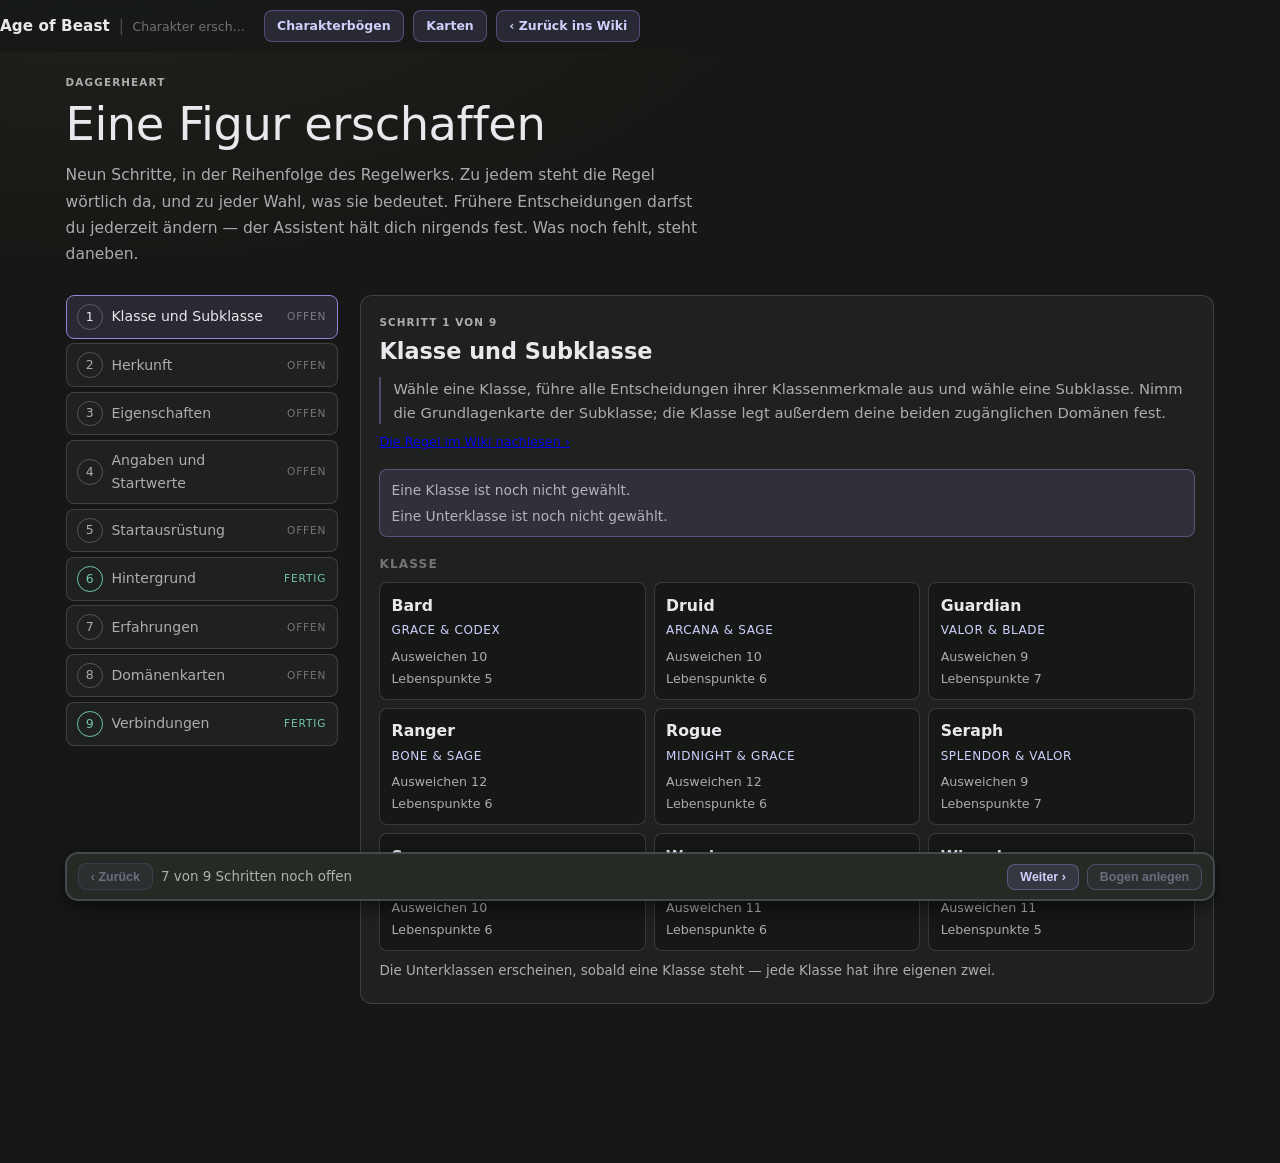
<file: erschaffung.html>
<!doctype html>
<!-- [Aufgabe: Charakterbogen] Die Charaktererschaffung, Schritt fuer Schritt. -->
<html lang="de">
<head>
<meta charset="utf-8">
<meta name="viewport" content="width=device-width, initial-scale=1">
<title>Charakter erschaffen – Age of Beast</title>
<meta name="description" content="Der Assistent führt in neun Schritten durch die Daggerheart-Charaktererschaffung: Klasse, Herkunft, Eigenschaften, Ausrüstung, Domänenkarten.">
<meta name="color-scheme" content="dark light">
<link rel="stylesheet" href="stil.css">
<link rel="stylesheet" href="styles/charakterbogen.css">
<link rel="icon" href="data:image/svg+xml,<svg xmlns='http://www.w3.org/2000/svg' viewBox='0 0 32 32'><rect width='32' height='32' rx='7' fill='%23161815'/><text x='16' y='23' font-size='18' text-anchor='middle' fill='%23d2cefd'>&#9670;</text></svg>">
</head>
<body class="erschaffungsseite">

<a class="zum-inhalt" href="#inhalt">Direkt zum Inhalt</a>

<header class="kopf">
  <a class="marke" href="wiki.html">
    <strong>Age of Beast</strong>
    <span class="teiler" aria-hidden="true">|</span>
    <small>Charakter erschaffen</small>
  </a>
  <div class="kopf-rechts">
    <a class="modul-knopf" href="bogen.html">Charakterbögen</a>
    <a class="modul-knopf" href="karten.html">Karten</a>
    <a class="modul-knopf" href="wiki.html">&lsaquo; Zurück ins Wiki</a>
  </div>
</header>

<main id="inhalt" class="erschaffung-inhalt" tabindex="-1">

  <div class="seitenkopf">
    <span class="mikro">Daggerheart</span>
    <h1>Eine Figur erschaffen</h1>
    <p class="einleitung">
      Neun Schritte, in der Reihenfolge des Regelwerks. Zu jedem steht
      die Regel wörtlich da, und zu jeder Wahl, was sie bedeutet.
      Frühere Entscheidungen darfst du jederzeit ändern — der Assistent
      hält dich nirgends fest. Was noch fehlt, steht daneben.
    </p>
  </div>

  <div id="erschaffungsmeldung" class="hinweis" hidden></div>

  <div class="erschaffung-raster">
    <nav id="schrittleiste" class="schrittleiste" aria-label="Die neun Schritte"></nav>
    <section id="schrittinhalt" class="schrittinhalt"></section>
  </div>

  <div id="schrittfuss" class="schrittfuss"></div>

</main>

<script src="daten/welt.js"></script>
<script type="module" src="karte/erschaffung.js"></script>
<script src="runtime/wiki-rueckweg.js"></script>
</body>
</html>
</file>
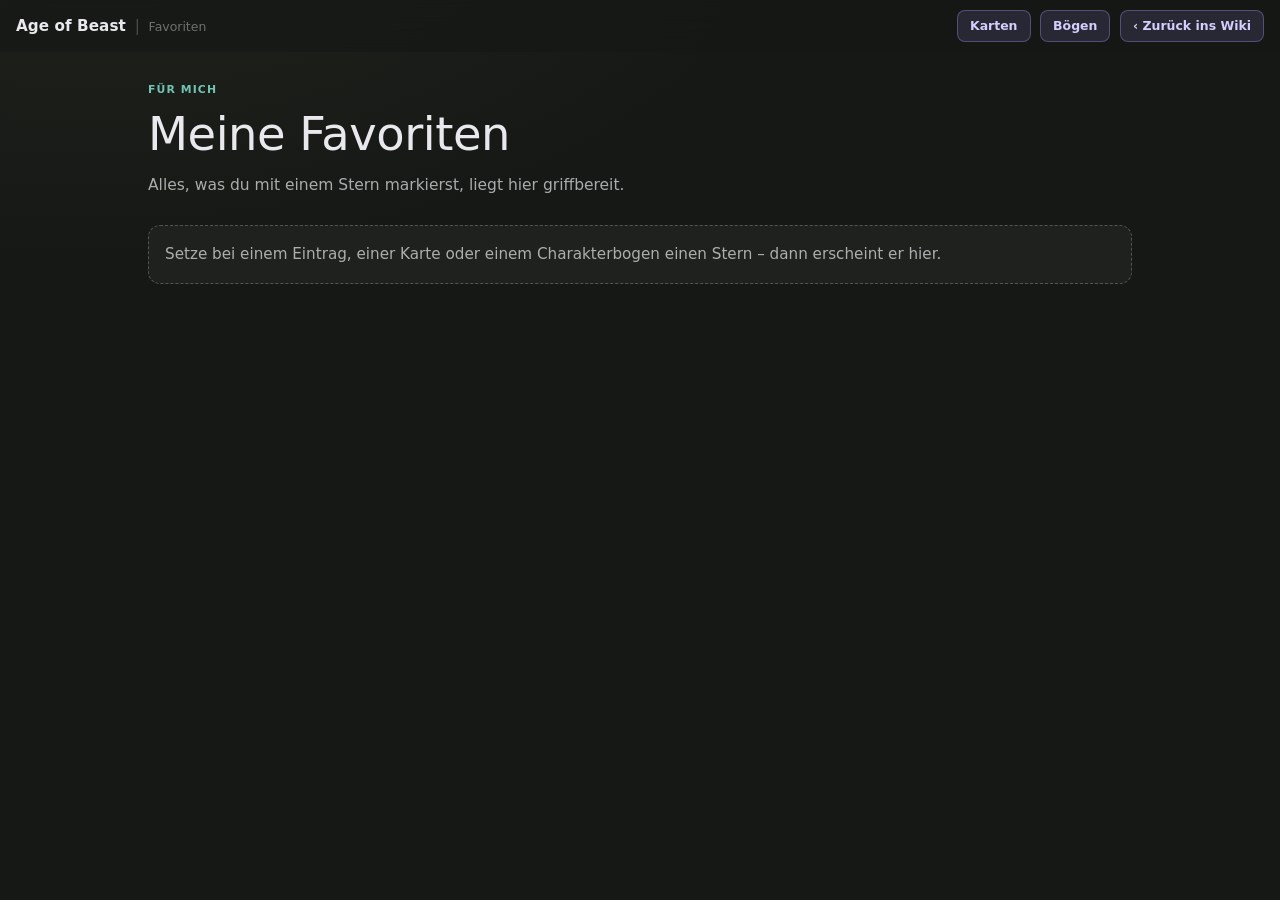
<file: favoriten.html>
<!doctype html>
<!-- [Aufgabe: Leseruntime] Favoriten bleiben im Browser und brauchen keine Anmeldung. -->
<html lang="de">
<head>
<meta charset="utf-8">
<meta name="viewport" content="width=device-width, initial-scale=1">
<title>Favoriten – Age of Beast</title>
<meta name="description" content="Deine persönlich markierten Einträge, Karten und Charakterbögen.">
<meta name="color-scheme" content="dark light">
<link rel="stylesheet" href="stil.css">
<link rel="stylesheet" href="styles/favoriten.css">
</head>
<body class="favoritenseite">

<a class="zum-inhalt" href="#inhalt">Direkt zum Inhalt</a>

<header class="kopf">
  <a class="marke" href="wiki.html">
    <strong>Age of Beast</strong>
    <span class="teiler" aria-hidden="true">|</span>
    <small>Favoriten</small>
  </a>
  <div class="kopf-rechts">
    <a class="modul-knopf" href="karten.html">Karten</a>
    <a class="modul-knopf" href="bogen.html">Bögen</a>
    <a class="modul-knopf" href="wiki.html">&lsaquo; Zurück ins Wiki</a>
  </div>
</header>

<main id="inhalt" class="favoriten-inhalt" tabindex="-1">
  <div class="seitenkopf">
    <span class="mikro">Für mich</span>
    <h1>Meine Favoriten</h1>
    <p class="einleitung">Alles, was du mit einem Stern markierst, liegt hier griffbereit.</p>
  </div>

  <div id="favoritenliste" class="favoriten-liste" aria-live="polite"></div>
</main>

<script src="daten/welt.js"></script>
<script src="runtime/symbole.js"></script>
<script src="runtime/favoriten.js"></script>
<script src="runtime/favoriten-liste.js"></script>
<script src="runtime/wiki-rueckweg.js"></script>
</body>
</html>
</file>
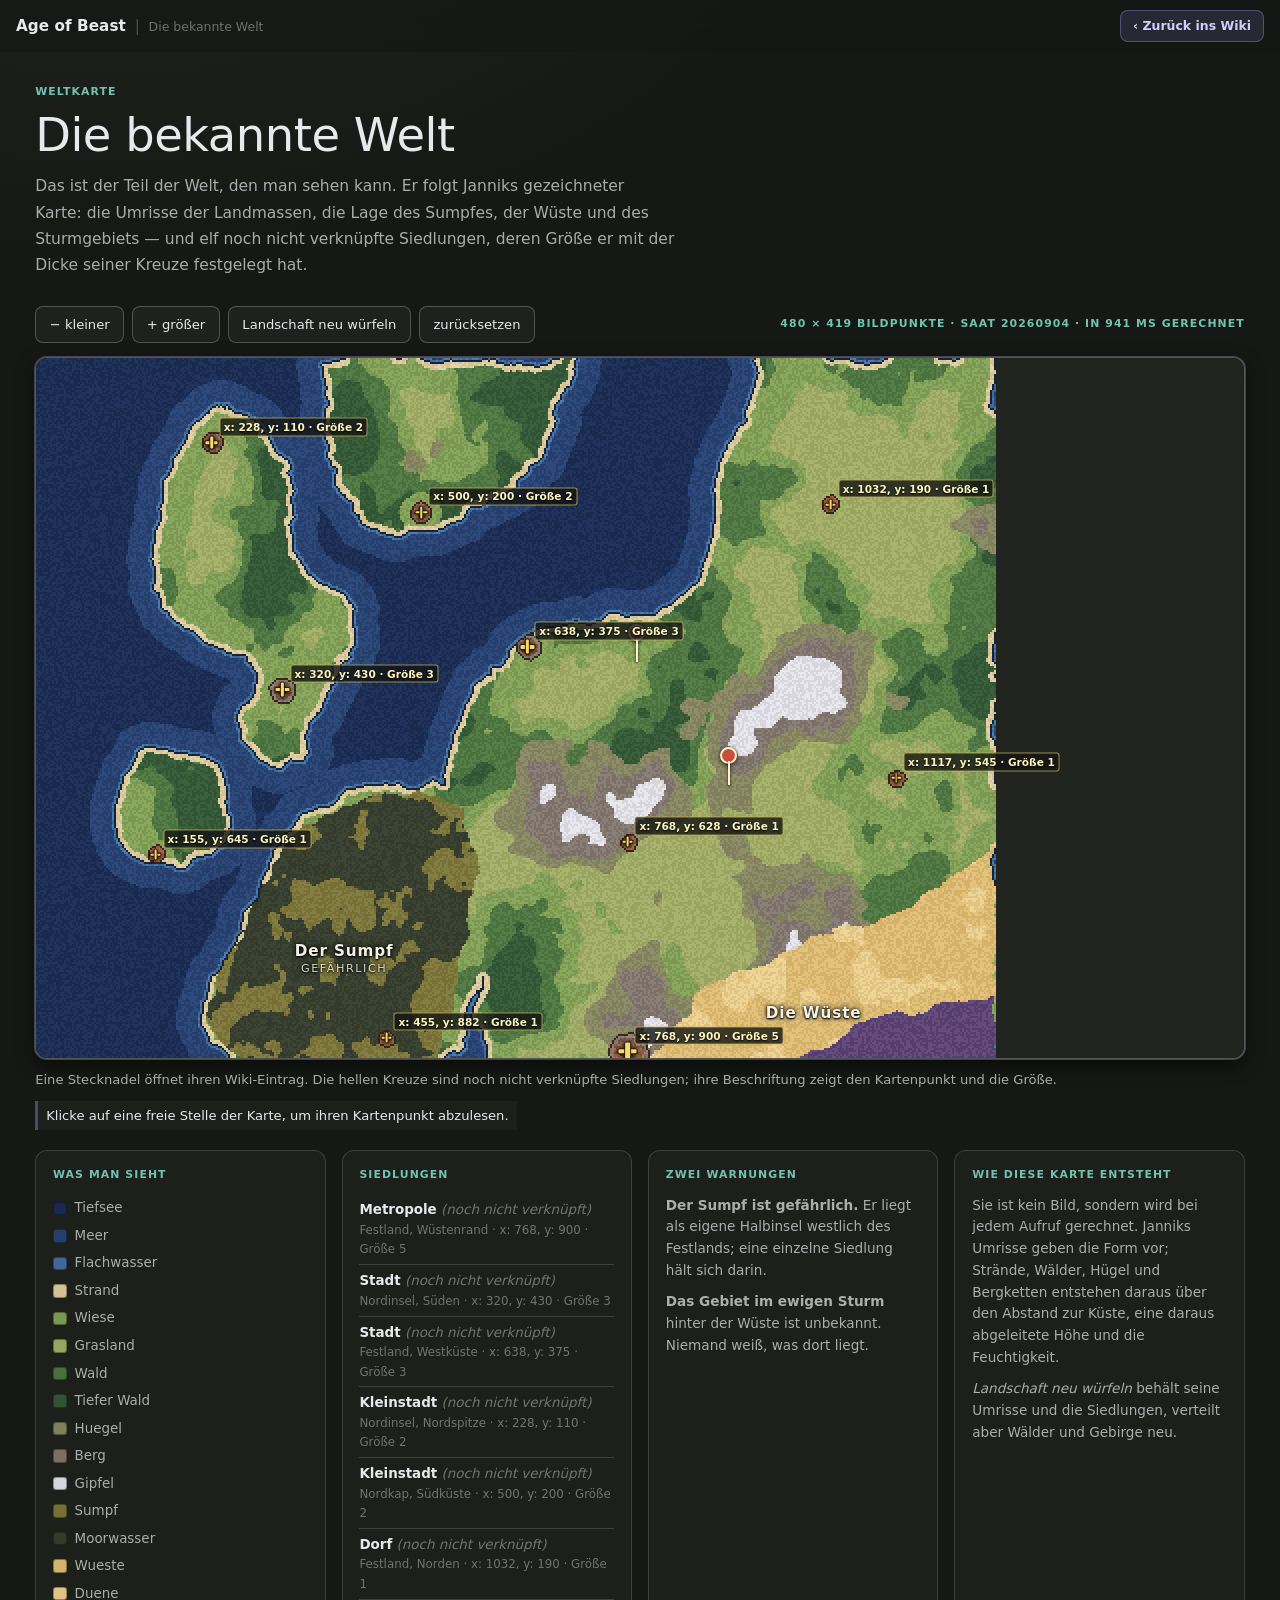
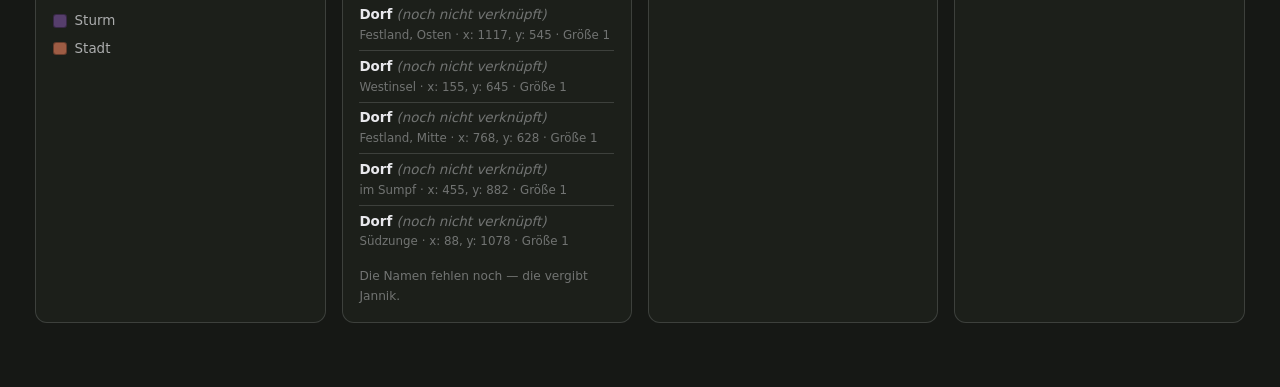
<file: karte.html>
<!doctype html>
<!-- [Aufgabe: Karte] -->
<html lang="de">
<head>
<meta charset="utf-8">
<meta name="viewport" content="width=device-width, initial-scale=1">
<title>Weltkarte – Age of Beast</title>
<meta name="description" content="Die bekannte Welt von Age of Beast: Festland, Inseln, der Sumpf, die Wüste und das unbekannte Gebiet im ewigen Sturm.">
<meta name="color-scheme" content="dark light">
<link rel="stylesheet" href="stil.css">
<link rel="stylesheet" href="styles/karte.css">
<link rel="icon" href="data:image/svg+xml,<svg xmlns='http://www.w3.org/2000/svg' viewBox='0 0 32 32'><rect width='32' height='32' rx='7' fill='%23161815'/><text x='16' y='23' font-size='18' text-anchor='middle' fill='%23d2cefd'>&#9670;</text></svg>">
</head>
<body class="kartenseite">

<a class="zum-inhalt" href="#inhalt">Direkt zum Inhalt</a>

<header class="kopf">
  <a class="marke" href="wiki.html">
    <strong>Age of Beast</strong>
    <span class="teiler" aria-hidden="true">|</span>
    <small>Die bekannte Welt</small>
  </a>
  <div class="kopf-rechts">
    <a class="modul-knopf" href="wiki.html">&lsaquo; Zurück ins Wiki</a>
  </div>
</header>

<main id="inhalt" class="karten-inhalt" tabindex="-1">

  <div class="seitenkopf">
    <span class="mikro">Weltkarte</span>
    <h1>Die bekannte Welt</h1>
    <p class="einleitung">
      Das ist der Teil der Welt, den man sehen kann. Er folgt Janniks
      gezeichneter Karte: die Umrisse der Landmassen, die Lage des Sumpfes,
      der Wüste und des Sturmgebiets — und elf noch nicht verknüpfte
      Siedlungen, deren Größe er mit der Dicke seiner Kreuze festgelegt hat.
    </p>
  </div>

  <div class="karten-werkzeuge">
    <button type="button" id="zoom-raus" class="karten-knopf">− kleiner</button>
    <button type="button" id="zoom-rein" class="karten-knopf">+ größer</button>
    <button type="button" id="neue-welt" class="karten-knopf">Landschaft neu würfeln</button>
    <button type="button" id="zuruecksetzen" class="karten-knopf">zurücksetzen</button>
    <span class="mikro" id="kartenstand"></span>
  </div>

  <div class="kartenrahmen">
    <div class="kartenbuehne">
      <canvas id="kartenflaeche" width="480" height="419" role="img"
              aria-label="Weltkarte von Age of Beast. Eine freie Stelle anklicken, um ihre Kartenkoordinate abzulesen."></canvas>
      <div id="kartenschrift" class="kartenschrift" aria-hidden="true"></div>
      <div id="kartenmarken" class="kartenmarken" aria-label="Verknüpfte Orte und noch nicht verknüpfte Siedlungen"></div>
    </div>
  </div>
  <p class="karten-hinweis">Eine Stecknadel öffnet ihren Wiki-Eintrag.
    Die hellen Kreuze sind noch nicht verknüpfte Siedlungen; ihre Beschriftung
    zeigt den Kartenpunkt und die Größe.</p>
  <p id="kartenkoordinate" class="karten-koordinate" role="status" aria-live="polite">
    Klicke auf eine freie Stelle der Karte, um ihren Kartenpunkt abzulesen.
  </p>

  <div class="karten-spalten">
    <section class="karten-block">
      <h2 class="mikro">Was man sieht</h2>
      <ul id="kartenlegende" class="kartenlegende"></ul>
    </section>

    <section class="karten-block">
      <h2 class="mikro">Siedlungen</h2>
      <ul id="staedteliste" class="staedteliste"></ul>
      <p class="karten-fussnote">
        Die Namen fehlen noch — die vergibt Jannik.
      </p>
    </section>

    <section class="karten-block">
      <h2 class="mikro">Zwei Warnungen</h2>
      <p><strong>Der Sumpf ist gefährlich.</strong> Er liegt als eigene
      Halbinsel westlich des Festlands; eine einzelne Siedlung hält sich
      darin.</p>
      <p><strong>Das Gebiet im ewigen Sturm</strong> hinter der Wüste ist
      unbekannt. Niemand weiß, was dort liegt.</p>
    </section>

    <section class="karten-block">
      <h2 class="mikro">Wie diese Karte entsteht</h2>
      <p>Sie ist kein Bild, sondern wird bei jedem Aufruf gerechnet.
      Janniks Umrisse geben die Form vor; Strände, Wälder, Hügel und
      Bergketten entstehen daraus über den Abstand zur Küste, eine daraus
      abgeleitete Höhe und die Feuchtigkeit.</p>
      <p><em>Landschaft neu würfeln</em> behält seine Umrisse und die
      Siedlungen, verteilt aber Wälder und Gebirge neu.</p>
    </section>
  </div>

</main>

<script src="daten/welt.js"></script>
<script type="module" src="karte/karte-zeichnen.js"></script>
<script src="runtime/wiki-rueckweg.js"></script>
</body>
</html>
</file>
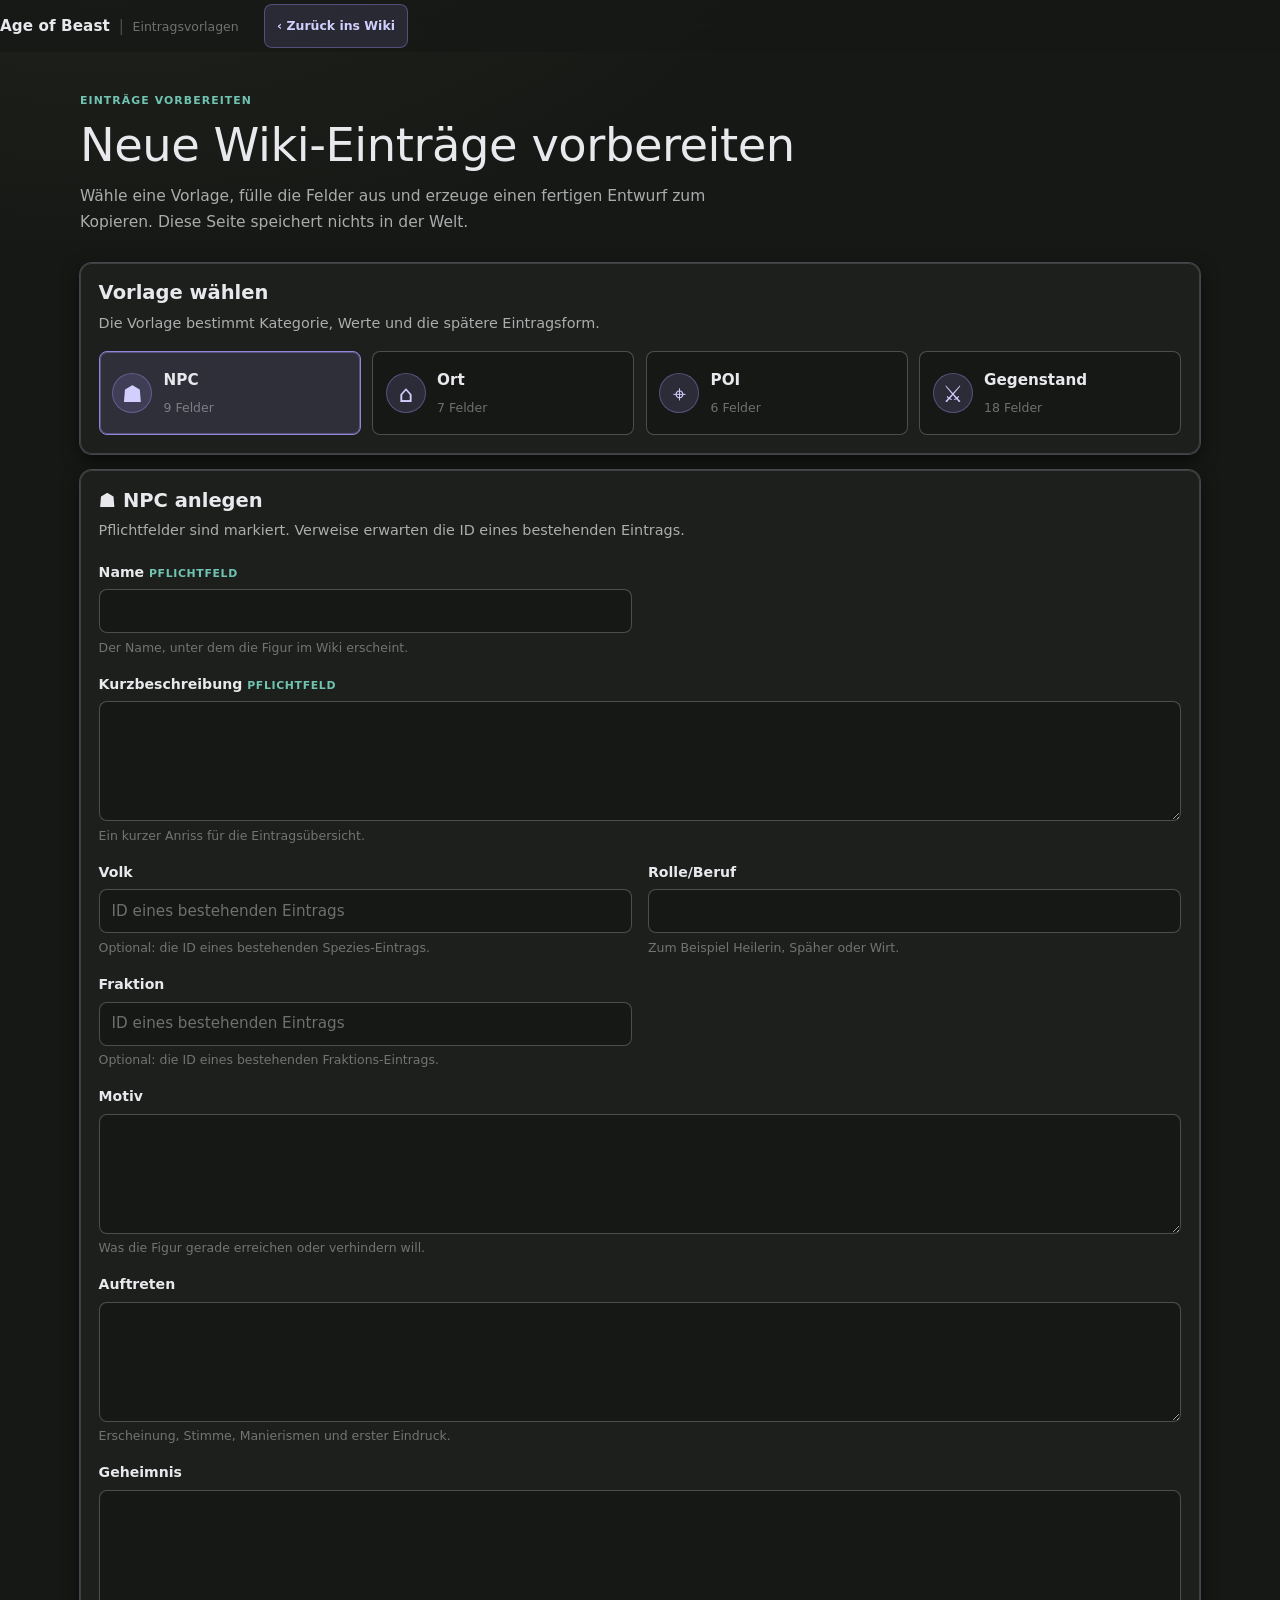
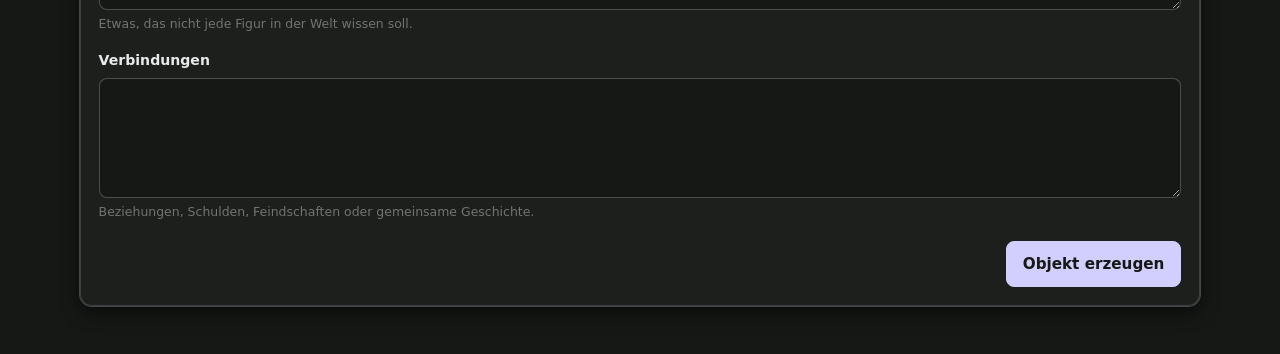
<file: vorlagen.html>
<!doctype html>
<!-- [Aufgabe: Bearbeiten] Diese Seite macht die Datenvorlagen ohne Schreibweg nutzbar. -->
<html lang="de">
<head>
<meta charset="utf-8">
<meta name="viewport" content="width=device-width, initial-scale=1">
<title>Eintragsvorlagen – Age of Beast</title>
<meta name="description" content="Vorlagen für NPCs, Orte, POIs und Gegenstände im Age-of-Beast-Wiki.">
<meta name="color-scheme" content="dark light">
<link rel="stylesheet" href="stil.css">
<link rel="stylesheet" href="styles/vorlagen.css">
<link rel="icon" href="data:image/svg+xml,<svg xmlns='http://www.w3.org/2000/svg' viewBox='0 0 32 32'><rect width='32' height='32' rx='7' fill='%23161815'/><text x='16' y='23' font-size='18' text-anchor='middle' fill='%23d2cefd'>&#9670;</text></svg>">
</head>
<body class="vorlagen-seite">

<a class="zum-inhalt" href="#inhalt">Direkt zum Inhalt</a>

<header class="kopf">
  <a class="marke" href="wiki.html">
    <strong>Age of Beast</strong>
    <span class="teiler" aria-hidden="true">|</span>
    <small>Eintragsvorlagen</small>
  </a>
  <div class="kopf-rechts">
    <a class="modul-knopf" href="wiki.html">&lsaquo; Zurück ins Wiki</a>
  </div>
</header>

<main id="inhalt" class="vorlagen-inhalt" tabindex="-1">
  <div class="seitenkopf">
    <span class="mikro">Einträge vorbereiten</span>
    <h1>Neue Wiki-Einträge vorbereiten</h1>
    <p class="einleitung">
      Wähle eine Vorlage, fülle die Felder aus und erzeuge einen fertigen
      Entwurf zum Kopieren. Diese Seite speichert nichts in der Welt.
    </p>
  </div>

  <div id="vorlagen-app" class="vorlagen-app" aria-busy="true">
    <p class="hinweis">Vorlagen werden geladen …</p>
  </div>
</main>

<script src="runtime/vorlagen.js"></script>
<script>
  window.aobVorlagen.starten(document.getElementById("vorlagen-app")).catch(() => {});
</script>
<script src="runtime/wiki-rueckweg.js"></script>
</body>
</html>
</file>
<file: stil.css>
/* ===================================================================
   Age-of-Beast-Wiki – Gestaltungsfassade
   -------------------------------------------------------------------
   Die Regeln bleiben absichtlich in ihrer bisherigen Quellreihenfolge.
   Diese Fassade hält den stabilen Einstieg `stil.css`; die Imports
   müssen vor allen CSS-Regeln stehen und genau in dieser Reihenfolge
   geladen werden.
   =================================================================== */

@import url("styles/tokens.css");
@import url("styles/wiki.css");
@import url("styles/bearbeiten.css");
@import url("styles/werkstatt.css");
@import url("styles/kategorien.css");
@import url("styles/handy.css");
@import url("styles/eintragsbloecke.css");
@import url("styles/erschaffung.css");
@import url("styles/grundregeln.css");
</file>
<file: styles/charakterbogen.css>
/* ===================================================================
   Age of Beast — Charakterbögen
   [Aufgabe: Karte]

   -------------------------------------------------------------------
   Der Bogen ist eine Arbeitsfläche, keine Kachel: Er darf so hoch
   werden, wie seine Figur Werte hat. Deshalb hier bewusst **kein**
   festes Seitenverhältnis wie bei den Spielkarten — dort geht es ums
   Vergleichen, hier ums Nachschlagen.

   Der Grund bleibt aus `styles/tokens.css`. Der kleine Farbrahmen liest
   seine Töne dagegen aus den zwei Domänen jeder Klasse: So kennzeichnet
   er den Bogen, ohne seinen Lesetext einzufärben.
   =================================================================== */

.bogen-inhalt {
  max-width: 72rem;
  margin: 0 auto;
  padding: 1.5rem 1.25rem 4rem;
}

.boegen {
  display: grid;
  gap: 1.5rem;
  grid-template-columns: repeat(auto-fit, minmax(23rem, 1fr));
  margin-top: 1.5rem;
  align-items: start;
}

.bogen {
  /* Die neun Quelltöne sind dieselben wie auf den Domänenkarten. Für
     die Klasse kommt kein zehnter Fantasieton hinzu: Jede Regel unten
     wählt oder mischt ausschließlich ihr eigenes Domänenpaar. */
  --bogen-domäne-arcana: #755391;
  --bogen-domäne-blade: #a34843;
  --bogen-domäne-bone: #5a6f7b;
  --bogen-domäne-codex: #94723f;
  --bogen-domäne-grace: #a35479;
  --bogen-domäne-midnight: #41476f;
  --bogen-domäne-sage: #4c7650;
  --bogen-domäne-splendor: #b38f2c;
  --bogen-domäne-valor: #9a5d3f;
  --bogen-domäne-hell-arcana: #c9b3dd;
  --bogen-domäne-hell-blade: #e3aca8;
  --bogen-domäne-hell-bone: #b6c8d2;
  --bogen-domäne-hell-codex: #dcc396;
  --bogen-domäne-hell-grace: #e2b0c8;
  --bogen-domäne-hell-midnight: #a9aed0;
  --bogen-domäne-hell-sage: #a8ccab;
  --bogen-domäne-hell-splendor: #ecd58a;
  --bogen-domäne-hell-valor: #ddb094;
  --bogen-erste-domäne: var(--bogen-domäne-arcana);
  --bogen-zweite-domäne: var(--bogen-domäne-arcana);
  --bogen-akzent: #9184d9;
  --bogen-akzent-hell: #d2cefd;
  --bogen-domänenband: linear-gradient(90deg, var(--bogen-erste-domäne), var(--bogen-zweite-domäne));
  --akzent: var(--bogen-akzent);
  --akzent-hell: var(--bogen-akzent-hell);
  --akzent-schleier: color-mix(in oklab, var(--bogen-akzent) 16%, transparent);
  --akzent-rand: color-mix(in oklab, var(--bogen-akzent) 46%, transparent);
  --schein: color-mix(in oklab, var(--bogen-akzent) 30%, transparent);
  --verweis: var(--bogen-akzent-hell);
  --verweis-aktiv: var(--bogen-akzent-hell);
  position: relative;
  background: var(--flaeche);
  border: 1px solid var(--rand);
  border-radius: var(--radius);
  padding: 1.25rem;
  box-shadow: var(--schatten-klein);
}

/* Die Gewichte sind keine Geschmackswerte: Alle neun Paare wurden in
   beiden Schemata gegeneinander gemessen. Reine Domänentöne bleiben wo
   möglich erhalten; Guardian und Warrior mischen nur so weit, dass die
   engsten zwei Klassen auch auf hellem Grund getrennt bleiben. Das Band
   zeigt stets beide Domänen, auch wenn der Leitton an einem Ende liegt. */
.bogen[data-klasse="bard"] {
  --bogen-erste-domäne: var(--bogen-domäne-grace);
  --bogen-zweite-domäne: var(--bogen-domäne-codex);
  --bogen-akzent: var(--bogen-domäne-grace);
  --bogen-akzent-hell: var(--bogen-domäne-hell-grace);
}

.bogen[data-klasse="druid"] {
  --bogen-erste-domäne: var(--bogen-domäne-arcana);
  --bogen-zweite-domäne: var(--bogen-domäne-sage);
  --bogen-akzent: var(--bogen-domäne-sage);
  --bogen-akzent-hell: var(--bogen-domäne-hell-sage);
}

.bogen[data-klasse="guardian"] {
  --bogen-erste-domäne: var(--bogen-domäne-valor);
  --bogen-zweite-domäne: var(--bogen-domäne-blade);
  --bogen-akzent: color-mix(in oklab, var(--bogen-domäne-valor) 33%, var(--bogen-domäne-blade));
  --bogen-akzent-hell: color-mix(in oklab, var(--bogen-domäne-hell-valor) 33%, var(--bogen-domäne-hell-blade));
}

.bogen[data-klasse="ranger"] {
  --bogen-erste-domäne: var(--bogen-domäne-bone);
  --bogen-zweite-domäne: var(--bogen-domäne-sage);
  --bogen-akzent: var(--bogen-domäne-bone);
  --bogen-akzent-hell: var(--bogen-domäne-hell-bone);
}

.bogen[data-klasse="rogue"] {
  --bogen-erste-domäne: var(--bogen-domäne-midnight);
  --bogen-zweite-domäne: var(--bogen-domäne-grace);
  --bogen-akzent: var(--bogen-domäne-midnight);
  --bogen-akzent-hell: var(--bogen-domäne-hell-midnight);
}

.bogen[data-klasse="seraph"] {
  --bogen-erste-domäne: var(--bogen-domäne-splendor);
  --bogen-zweite-domäne: var(--bogen-domäne-valor);
  --bogen-akzent: var(--bogen-domäne-splendor);
  --bogen-akzent-hell: var(--bogen-domäne-hell-splendor);
}

.bogen[data-klasse="sorcerer"] {
  --bogen-erste-domäne: var(--bogen-domäne-arcana);
  --bogen-zweite-domäne: var(--bogen-domäne-midnight);
  --bogen-akzent: var(--bogen-domäne-arcana);
  --bogen-akzent-hell: var(--bogen-domäne-hell-arcana);
}

.bogen[data-klasse="warrior"] {
  --bogen-erste-domäne: var(--bogen-domäne-blade);
  --bogen-zweite-domäne: var(--bogen-domäne-bone);
  --bogen-akzent: color-mix(in oklab, var(--bogen-domäne-blade) 46%, var(--bogen-domäne-bone));
  --bogen-akzent-hell: color-mix(in oklab, var(--bogen-domäne-hell-blade) 46%, var(--bogen-domäne-hell-bone));
}

.bogen[data-klasse="wizard"] {
  --bogen-erste-domäne: var(--bogen-domäne-codex);
  --bogen-zweite-domäne: var(--bogen-domäne-splendor);
  --bogen-akzent: var(--bogen-domäne-codex);
  --bogen-akzent-hell: var(--bogen-domäne-hell-codex);
}

html[data-thema="hell"] .bogen {
  --bogen-domäne-arcana: #4a3260;
  --bogen-domäne-blade: #6e2a26;
  --bogen-domäne-bone: #35434c;
  --bogen-domäne-codex: #5d4622;
  --bogen-domäne-grace: #6b3049;
  --bogen-domäne-midnight: #262a45;
  --bogen-domäne-sage: #2c4830;
  --bogen-domäne-splendor: #6d5615;
  --bogen-domäne-valor: #613424;
  --bogen-domäne-hell-arcana: #4a3260;
  --bogen-domäne-hell-blade: #6e2a26;
  --bogen-domäne-hell-bone: #35434c;
  --bogen-domäne-hell-codex: #5d4622;
  --bogen-domäne-hell-grace: #6b3049;
  --bogen-domäne-hell-midnight: #262a45;
  --bogen-domäne-hell-sage: #2c4830;
  --bogen-domäne-hell-splendor: #6d5615;
  --bogen-domäne-hell-valor: #613424;
}

html[data-thema="hell"] .bogen:not([data-klasse]) {
  --bogen-akzent: #5d5294;
  --bogen-akzent-hell: #423a6a;
}

/* Ein dünnes Doppelband reicht als Schmuck. Der Inhalt bleibt auf der
   ruhigen Fläche – die Klasse soll ihn markieren, nicht übermalen. */
.bogen::before {
  content: "";
  position: absolute;
  top: 0;
  left: 1.1rem;
  right: 1.1rem;
  height: 0.2rem;
  border-radius: 0 0 999px 999px;
  background: var(--bogen-domänenband);
  opacity: 0.9;
  pointer-events: none;
}

/* ── Kopf ───────────────────────────────────────────────────────── */

.bogen-kopf {
  display: flex;
  align-items: flex-start;
  gap: 1rem;
  padding-bottom: 0.9rem;
  border-bottom: 1px solid var(--rand);
}

.bogen-kopf-text { flex: 1; min-width: 0; }

.bogen-name {
  display: flex;
  align-items: center;
  gap: 0.45rem;
  margin: 0;
  font-size: 1.5rem;
  line-height: 1.15;
  letter-spacing: -0.01em;
}

.bogen-eintrag-icon { color: var(--akzent-hell); }

.bogen-herkunft {
  margin: 0.25rem 0 0;
  display: flex;
  align-items: center;
  gap: 0.38rem;
  color: var(--tuerkis);
  font-size: 0.86rem;
  letter-spacing: 0.04em;
  text-transform: uppercase;
}

/* Herkunft bleibt bewusst ein feiner Punkt statt einer zweiten Leiste:
   Abstammung und Gemeinschaft sollen die Klassenfarbe nicht übertönen. */
.bogen-herkunft::before {
  content: "";
  flex: none;
  width: 0.4rem;
  height: 0.4rem;
  border: 1px solid currentColor;
  border-radius: 50%;
  box-shadow: 0 0 0 2px color-mix(in oklab, var(--tuerkis) 18%, transparent);
}

.bogen-beruf {
  margin: 0.3rem 0 0;
  color: var(--schrift-matt);
  font-size: 0.92rem;
}

/* Die deutsche Entsprechung steht in Klammern und darf zuruecktreten —
   aber lesbar bleiben: mit `--schrift-leise` waren es gemessen 3,16
   (hell) und 3,5 (dunkel). */
.bogen-beruf .fremd { color: var(--schrift-matt); }

/* Die Stufe ist die eine Zahl, die man von weitem sehen will. */
.bogen-stufe {
  flex: none;
  width: 3.4rem;
  text-align: center;
  padding: 0.4rem 0 0.45rem;
  background: var(--akzent-schleier);
  border: 1px solid var(--akzent-rand);
  border-radius: var(--radius-klein);
}

.bogen-stufe strong {
  display: block;
  font-size: 1.6rem;
  line-height: 1;
  color: var(--akzent-hell);
}

.bogen-kurz {
  margin: 0.9rem 0 0;
  color: var(--schrift-matt);
  font-size: 0.9rem;
  line-height: 1.5;
}

/* ── Blöcke ─────────────────────────────────────────────────────── */

.bogen-block { margin-top: 1.15rem; }

.bogen-block h3 {
  margin: 0 0 0.55rem;
  font-size: 0.72rem;
  letter-spacing: 0.14em;
  text-transform: uppercase;
  color: var(--schrift-matt);
  font-weight: 600;
}

.mikro {
  display: block;
  font-size: 0.65rem;
  letter-spacing: 0.11em;
  text-transform: uppercase;
  /* `--schrift-matt` statt `--schrift-leise`: gemessen kam der leise Ton
     bei dieser Groesse nur auf 3,1 (hell) und 3,5 (dunkel) Kontrast — die
     Beschriftungen sind aber genau das, was man beim Nachschlagen sucht. */
  color: var(--schrift-matt);
}

.mikro small { text-transform: none; letter-spacing: 0; }

/* Eine Lücke wird sichtbar gemacht, nicht versteckt — siehe die
   Begründung im Kopf von `karte/bogen-zeigen.js`. */
.offen {
  color: var(--schrift-matt);
  font-style: italic;
  font-size: 0.85rem;
}

.bogen-luecke { margin: 0.3rem 0 0; font-size: 0.88rem; }

/* ── Attribute ──────────────────────────────────────────────────── */

.attribute {
  display: grid;
  grid-template-columns: repeat(3, 1fr);
  gap: 0.5rem;
}

.attribut {
  text-align: center;
  padding: 0.55rem 0.3rem 0.5rem;
  background: var(--grund);
  border: 1px solid var(--rand);
  border-radius: var(--radius-klein);
}

/* Ein Attribut über null hebt sich ab: Danach sucht man beim Würfeln. */
.attribut.stark {
  border-color: var(--akzent-rand);
  background: var(--akzent-schleier);
}

.attribut-wert {
  display: block;
  font-size: 1.3rem;
  line-height: 1.1;
  font-weight: 600;
  font-variant-numeric: tabular-nums;
}

.attribut.stark .attribut-wert { color: var(--akzent-hell); }

.attribut-name {
  display: block;
  margin-top: 0.15rem;
  font-size: 0.7rem;
  letter-spacing: 0.06em;
  text-transform: uppercase;
  color: var(--schrift-matt);
}

.attribut-de {
  display: block;
  font-size: 0.66rem;
  color: var(--schrift-matt);
}

/* ── Verteidigung ───────────────────────────────────────────────── */

.verteidigung {
  display: grid;
  grid-template-columns: 1fr 1fr;
  gap: 0.5rem;
}

.schild {
  text-align: center;
  padding: 0.5rem 0.4rem 0.55rem;
  background: var(--grund);
  border: 1px solid var(--rand-hell);
  border-radius: var(--radius-klein);
}

.schild strong {
  display: block;
  font-size: 1.45rem;
  line-height: 1.1;
  font-variant-numeric: tabular-nums;
}

.schild small {
  display: block;
  font-size: 0.68rem;
  color: var(--schrift-matt);
  margin-top: 0.1rem;
}

/* Der Schwellenbalken: drei Bereiche, dazwischen die Marken. */
.schwellen {
  display: flex;
  align-items: stretch;
  margin-top: 0.6rem;
  border: 1px solid var(--rand);
  border-radius: var(--radius-klein);
  overflow: hidden;
}

.schwelle-bereich {
  flex: 1;
  text-align: center;
  padding: 0.35rem 0.2rem;
  background: var(--grund);
}

.schwelle-bereich strong {
  display: block;
  font-size: 0.95rem;
  line-height: 1.2;
  font-variant-numeric: tabular-nums;
}

.schwelle-bereich small {
  display: block;
  font-size: 0.64rem;
  color: var(--schrift-matt);
}

/* Je schwerer der Treffer, desto kräftiger der Grund. */
.schwelle-bereich.s2 { background: color-mix(in oklab, var(--akzent) 12%, var(--grund)); }
.schwelle-bereich.s3 { background: color-mix(in oklab, var(--akzent) 26%, var(--grund)); }

/* ⚠️ **Das Tippziel, nicht die Schrift, bestimmt die Breite.**
   Gemessen am 06.09.2026 auf einem Telefon (412 Punkte breit): Die
   Marke war 22 bzw. 29 Punkte breit — ein Streifen zwischen zwei
   Balken. Zusammen mit dem damaligen Doppeltipp traf man ihn praktisch
   nie, und Jannik hat daraus geschlossen, die Schwelle habe gar kein
   Popup („Und den schadensthreshold auch mit popup anzeigen"). Sie
   hatte eins — es war nur unerreichbar.

   2,75rem sind 44 Bildpunkte: das übliche Mindestmass für einen Finger.
   Die drei Bereiche daneben tragen `flex: 1` und geben den Platz
   selbst ab. */
.schwelle-marke {
  display: flex;
  align-items: center;
  justify-content: center;
  min-width: 2.75rem;
  min-height: 2.75rem;
  padding: 0 0.4rem;
  font-size: 0.78rem;
  font-weight: 600;
  font-variant-numeric: tabular-nums;
  color: var(--akzent-hell);
  background: var(--flaeche-hoch);
  border-left: 1px solid var(--rand);
  border-right: 1px solid var(--rand);
}

.schwellen-hinweis {
  margin: 0.3rem 0 0;
  font-size: 0.66rem;
  letter-spacing: 0.08em;
  text-transform: uppercase;
  color: var(--schrift-matt);
  text-align: center;
}

/* ── Vorräte ────────────────────────────────────────────────────── */

.vorraete { display: grid; gap: 0.6rem; }

.leiste {
  display: flex;
  flex-wrap: wrap;
  gap: 0.3rem;
  margin-top: 0.25rem;
}

.kaestchen {
  width: 1.35rem;
  height: 1.35rem;
  border: 1px solid var(--rand-hell);
  border-radius: 0.25rem;
  background: var(--grund);
}

.leiste.hoffnung .kaestchen { border-radius: 50%; }
.leiste.hoffnung .kaestchen.voll {
  background: var(--akzent);
  border-color: var(--akzent);
}

/* ── Erfahrungen ────────────────────────────────────────────────── */

.erfahrungen { list-style: none; margin: 0; padding: 0; display: grid; gap: 0.35rem; }

.erfahrungen li {
  display: flex;
  align-items: center;
  gap: 0.6rem;
  padding: 0.4rem 0.6rem;
  background: var(--grund);
  border: 1px solid var(--rand);
  border-radius: var(--radius-klein);
  font-size: 0.9rem;
}

.erf-name { flex: 1; min-width: 0; }

.erf-bonus {
  flex: none;
  font-weight: 600;
  font-variant-numeric: tabular-nums;
  color: var(--akzent-hell);
}

/* ── Ausrüstung ─────────────────────────────────────────────────── */

.ausruestung { list-style: none; margin: 0; padding: 0; display: grid; gap: 0.35rem; }

.ausruestung li {
  font-size: 0.9rem;
  padding: 0.4rem 0.6rem;
  background: var(--grund);
  border: 1px solid var(--rand);
  border-radius: var(--radius-klein);
}

.ausruestung .mikro { margin-bottom: 0.1rem; }
.ausruestung small { color: var(--schrift-matt); }

/* ── Domänen und Karten ─────────────────────────────────────────── */

.domaenen { margin: 0 0 0.55rem; display: flex; gap: 0.4rem; flex-wrap: wrap; }

.domaene-marke {
  padding: 0.2rem 0.6rem;
  font-size: 0.72rem;
  letter-spacing: 0.08em;
  text-transform: uppercase;
  border: 1px solid var(--akzent-rand);
  background: var(--akzent-schleier);
  color: var(--akzent-hell);
  border-radius: 999px;
}

.kartenliste { list-style: none; margin: 0; padding: 0; display: grid; gap: 0.35rem; }

.kartenliste a {
  display: block;
  padding: 0.45rem 0.6rem;
  background: var(--grund);
  border: 1px solid var(--rand);
  border-radius: var(--radius-klein);
  font-size: 0.9rem;
  color: var(--verweis);
  text-decoration: none;
}

.kartenliste a:hover,
.kartenliste a:focus-visible {
  border-color: var(--akzent-rand);
  color: var(--verweis-aktiv);
}

.fertigkeiten {
  margin: 0.7rem 0 0;
  display: grid;
  grid-template-columns: auto 1fr;
  gap: 0.25rem 0.7rem;
  font-size: 0.86rem;
}

.fertigkeiten dt {
  color: var(--schrift-matt);
  font-size: 0.68rem;
  letter-spacing: 0.08em;
  text-transform: uppercase;
  align-self: center;
}

.fertigkeiten dd { margin: 0; }

/* ── Noch offen ─────────────────────────────────────────────────── */

.bogen-offen ul {
  margin: 0;
  padding-left: 1.1rem;
  font-size: 0.86rem;
  color: var(--schrift-matt);
  display: grid;
  gap: 0.15rem;
}

.bogen-fuss {
  margin-top: 1.15rem;
  padding-top: 0.8rem;
  border-top: 1px solid var(--rand);
  font-size: 0.85rem;
}

.bogen-fuss a { color: var(--verweis); text-decoration: none; }
.bogen-fuss a:hover { color: var(--verweis-aktiv); }

/* ── Schmale Geräte ─────────────────────────────────────────────── */

@media (max-width: 30rem) {
  .bogen-inhalt { padding: 1rem 0.75rem 3rem; }
  .bogen { padding: 1rem; }
  .attribute { grid-template-columns: repeat(2, 1fr); }
  .kaestchen { width: 1.2rem; height: 1.2rem; }
}

/* ── Kartenanker und die Blase ──────────────────────────────────────

   Ein Anker ist ein Name, hinter dem eine Karte steckt. Er wird
   **zurückhaltend** markiert: eine gepunktete Unterlinie, kein Knopf.
   Auf einem Bogen sind zehn davon; als Knöpfe gestaltet sähe er aus wie
   ein Formular. */

.karte-anker {
  cursor: help;
  border-bottom: 1px dotted var(--akzent-rand);
  text-underline-offset: 2px;
}

.karte-anker:hover,
.karte-anker:focus-visible {
  color: var(--akzent-hell);
  border-bottom-color: var(--akzent);
  outline: none;
}

a.karte-anker { cursor: pointer; }

/* Auf Zeigegeräten ohne Überfahren ist die gepunktete Linie der einzige
   Hinweis, dass da etwas zu holen ist — deshalb dort etwas kräftiger. */
@media (hover: none) {
  .karte-anker { border-bottom-style: dashed; border-bottom-color: var(--akzent); }
}

/* ⚠️ **Die Flaeche gehoert an die Blase, nicht an ihren Inhalt.**
   Bis zum 05.09.2026 brachte `.kartenblase-karte` Hintergrund, Rand und
   Schatten selbst mit. Das ging so lange gut, wie nur Karten in der
   Blase standen — mit der Herleitung der Bogenwerte kam ein zweiter
   Inhalt dazu, und der stand **ohne Hintergrund** am unteren Rand.
   Janniks Meldung: „im caractere bogen werden die ursprungswerte unten
   am rand ohne Hintergrund angezeigt".
   Jetzt traegt die Blase selbst die Flaeche. Damit bekommt alles, was
   je hineingelegt wird, einen Hintergrund — auch das, was es heute noch
   nicht gibt. */
.kartenblase {
  position: absolute;
  z-index: 60;
  width: min(22rem, calc(100vw - 2rem));
  pointer-events: none;
  background: var(--flaeche-hoch);
  border: 1px solid var(--akzent-rand);
  border-radius: var(--radius);
  box-shadow: var(--schatten);
  padding: 0.85rem 0.95rem 0.8rem;
}

/* Am Handy klebt sie unten am Rand: Ein Kästchen neben dem Finger läge
   unter der Hand. */
.kartenblase.unten {
  position: fixed;
  left: 0.5rem;
  right: 0.5rem;
  bottom: 0.5rem;
  top: auto;
  width: auto;
  max-height: 60vh;
  overflow-y: auto;
  pointer-events: auto;
}

/* Der Inhalt bringt keine eigene Flaeche mehr mit — siehe oben. */
.kartenblase-karte { display: block; }

.blase-kopf { border-bottom: 1px solid var(--rand); padding-bottom: 0.45rem; }

.blase-kopf h3 {
  margin: 0;
  font-size: 1.05rem;
  line-height: 1.2;
}

.blase-unterzeile {
  margin: 0.15rem 0 0;
  font-size: 0.7rem;
  letter-spacing: 0.09em;
  text-transform: uppercase;
  color: var(--akzent-hell);
}

.blase-werte {
  margin: 0.6rem 0 0;
  display: grid;
  grid-template-columns: auto 1fr;
  gap: 0.15rem 0.6rem;
  font-size: 0.82rem;
}

.blase-wert { display: contents; }

.blase-wert dt {
  color: var(--schrift-matt);
  font-size: 0.68rem;
  letter-spacing: 0.07em;
  text-transform: uppercase;
  align-self: center;
}

.blase-wert dd { margin: 0; font-variant-numeric: tabular-nums; }

.blase-text {
  margin-top: 0.6rem;
  font-size: 0.84rem;
  line-height: 1.45;
}

.blase-text p { margin: 0 0 0.45rem; }
.blase-text p:last-child { margin-bottom: 0; }

.blase-merkmal { margin-bottom: 0.4rem; }
.blase-merkmal:last-child { margin-bottom: 0; }

.blase-merkmal-name {
  display: block;
  font-size: 0.7rem;
  letter-spacing: 0.08em;
  text-transform: uppercase;
  color: var(--akzent-hell);
}

/* Was die Recherche selbst als unsicher kennzeichnet, sieht auch so
   aus — und was es gar nicht gibt, ebenso. */
.blase-unsicher {
  margin: 0.55rem 0 0;
  padding: 0.4rem 0.55rem;
  font-size: 0.78rem;
  line-height: 1.4;
  color: var(--schrift-matt);
  background: var(--grund);
  border-left: 2px solid var(--akzent-rand);
  border-radius: 0 var(--radius-klein) var(--radius-klein) 0;
}

.blase-fuss {
  margin-top: 0.6rem;
  padding-top: 0.45rem;
  border-top: 1px solid var(--rand);
  font-size: 0.68rem;
  letter-spacing: 0.07em;
  text-transform: uppercase;
  color: var(--schrift-matt);
}

/* ── Figurenwahl ────────────────────────────────────────────────────

   Ein Bogen je Seite. Zwei nebeneinander sahen auf dem Rechner noch
   ordentlich aus, auf dem Handy standen sie untereinander und man
   scrollte an einem ganzen Bogen vorbei, um den zweiten zu sehen. */

.bogenwahl {
  display: flex;
  gap: 0.5rem;
  flex-wrap: wrap;
  margin-top: 1.25rem;
}

.bogenwahl-knopf {
  flex: 1 1 10rem;
  text-align: left;
  padding: 0.55rem 0.8rem;
  background: var(--flaeche);
  border: 1px solid var(--rand);
  border-radius: var(--radius-klein);
  color: var(--schrift);
  font: inherit;
  cursor: pointer;
  min-height: 3rem;
}

.bogenwahl-knopf[aria-pressed="true"] {
  border-color: var(--akzent-rand);
  background: var(--akzent-schleier);
}

.bogenwahl-name { display: flex; align-items: center; gap: 0.35rem; font-weight: 600; }
.bogenwahl-icon { width: 0.95em; height: 0.95em; color: var(--akzent-hell); }

.bogenwahl-unter {
  display: block;
  font-size: 0.72rem;
  color: var(--schrift-matt);
  margin-top: 0.1rem;
}

/* Es wird immer genau einer gezeigt — die Spalte darf breit werden. */
.boegen { grid-template-columns: minmax(0, 44rem); justify-content: center; }

.bogen-kopf-rechts {
  flex: none;
  display: flex;
  align-items: center;
  gap: 0.5rem;
}

/* ── Stern ─────────────────────────────────────────────────────────── */

.stern {
  /* Der ruhige Textton bleibt ein sichtbarer Schalter. `--schrift-leise`
     würde bei einem normalen Stern die 4,5:1-Grenze unterschreiten. */
  background: none;
  border: 1px solid transparent;
  border-radius: var(--radius-klein);
  color: var(--schrift-matt);
  font-size: 1.35rem;
  line-height: 1;
  cursor: pointer;
  padding: 0.25rem 0.35rem;
  /* 44 px ist die Mindestgroesse fuer einen Finger. */
  min-width: 2.75rem;
  min-height: 2.75rem;
}

.stern:hover,
.stern:focus-visible {
  color: var(--akzent-hell);
  border-color: var(--akzent-rand);
  outline: none;
}

.stern[aria-pressed="true"] { color: var(--bogen-akzent-hell); }

/* ── An- und Ablegen, Herleitung ──────────────────────────────────────
   Vorgang #6 und #7. Janniks Wunsch: Werte ändern sich beim An- und
   Ablegen, und beim Drüberhalten steht da, woher sie kommen.

   Zwei Gestaltungsentscheidungen:

   **Eine Zahl mit Herleitung sieht anders aus als eine ohne.** Sonst
   probiert man an jeder Zahl, ob sich etwas zeigt. Die gepunktete
   Unterkante ist die übliche Einladung dafür.

   **Ein abgelegtes Stück bleibt sichtbar**, es verschwindet nicht aus
   der Liste. Wer es nicht mehr sähe, könnte es nicht wieder anlegen —
   und wüsste nicht, warum eine Zahl kleiner ist als auf dem Blatt. */

.mit-herleitung {
  cursor: help;
  border-bottom: 1px dotted var(--akzent-rand);
}

.mit-herleitung:hover,
.mit-herleitung:focus-visible {
  color: var(--akzent-hell);
  border-bottom-color: var(--akzent);
  outline: none;
}

/* Ein Wert, an dem die Ausrüstung etwas geändert hat. Ohne diese Marke
   sähe man dem Bogen nicht an, welche Zahl überhaupt beweglich ist. */
.attribut.veraendert,
.schild.veraendert,
.vorrat.veraendert {
  border-color: var(--akzent-rand);
}

.schild.veraendert strong,
.attribut.veraendert .attribut-wert { color: var(--akzent-hell); }

/* ── Die Ausrüstungsliste ───────────────────────────────────────── */

/* `--schrift-leise` waere hier zu blass: gemessen 3.54:1 im dunklen und
   3.16:1 im hellen Stil, gefordert sind 4.5:1. Der Bogenfarben-Waechter
   hat es beim ersten Lauf gemeldet. */
.ausruestung-hinweis,
.wirkungshinweise-fuss {
  margin: 0 0 0.5rem;
  font-size: 0.82rem;
  color: var(--schrift-matt);
}

.wirkungshinweise-fuss { margin: 0.45rem 0 0; }

.ausruestung li.stueck {
  display: grid;
  grid-template-columns: auto 1fr;
  gap: 0.6rem;
  align-items: start;
}

.stueck-text { display: grid; gap: 0.1rem; min-width: 0; }

.stueck-namezeile {
  display: inline-flex;
  align-items: center;
  gap: 0.35rem;
  width: fit-content;
  max-width: 100%;
}

.stueck-wiki-link {
  display: inline-flex;
  align-items: center;
  gap: 0.28rem;
  min-width: 0;
  color: var(--verweis);
  text-decoration: none;
  border-bottom: 1px solid var(--akzent-rand);
}

.stueck-wiki-link > span { overflow-wrap: anywhere; }
.stueck-wiki-link:hover, .stueck-wiki-link:focus-visible { color: var(--akzent-hell); border-bottom-color: var(--akzent); }
.stueck-wiki-link.verweis-fehlt { border-bottom-style: dashed; color: var(--schrift-matt); }
.bogen-verweis-icon { width: 0.95em; height: 0.95em; flex: none; }

.karte-info {
  display: inline-grid;
  place-items: center;
  width: 1.25rem;
  height: 1.25rem;
  flex: none;
  padding: 0;
  border: 1px solid var(--rand-hell);
  border-radius: 50%;
  background: transparent;
  color: var(--schrift-matt);
  font: 700 0.72rem/1 var(--sans);
  cursor: help;
}
.karte-info:hover, .karte-info:focus-visible { color: var(--akzent-hell); border-color: var(--akzent); outline: none; }

.stueck-schalter {
  margin-top: 0.1rem;
  width: 1.5rem;
  height: 1.5rem;
  display: inline-flex;
  align-items: center;
  justify-content: center;
  padding: 0;
  background: var(--flaeche);
  border: 1px solid var(--rand-hell);
  border-radius: var(--radius-klein);
  cursor: pointer;
}

.stueck-schalter:hover,
.stueck-schalter:focus-visible {
  border-color: var(--akzent);
  outline: none;
}

/* Der Haken wird gezeichnet statt getippt: Ein Häkchen-Zeichen fehlt in
   manchen Schriften und stünde dann als leeres Kästchen da. */
.stueck-haken {
  width: 0.55rem;
  height: 0.3rem;
  border-left: 2px solid var(--bogen-akzent-hell, var(--akzent-hell));
  border-bottom: 2px solid var(--bogen-akzent-hell, var(--akzent-hell));
  transform: rotate(-45deg) translate(1px, -1px);
}

.stueck-schalter[aria-pressed="false"] .stueck-haken { opacity: 0; }

.stueck.abgelegt { opacity: 0.55; }
.stueck.abgelegt .stueck-wiki-link { text-decoration: line-through; }

.stueck-fremd { color: var(--schrift-leise); font-style: italic; }
.stueck-abweichung { color: var(--akzent-hell); }

.wirkungshinweise {
  list-style: none;
  margin: 0.55rem 0 0;
  padding: 0;
  display: grid;
  gap: 0.3rem;
  font-size: 0.85rem;
  color: var(--schrift-matt);
}

.wirkungshinweise strong { color: var(--schrift); }

.abgelegt-hinweis {
  margin: 0 0 0.85rem;
  padding: 0.5rem 0.7rem;
  font-size: 0.86rem;
  background: var(--akzent-schleier);
  border: 1px solid var(--akzent-rand);
  border-radius: var(--radius-klein);
  color: var(--schrift-matt);
}

.ausruestung-zuruecksetzen {
  margin-left: 0.4rem;
  padding: 0.15rem 0.55rem;
  font: inherit;
  font-size: 0.82rem;
  background: transparent;
  border: 1px solid var(--akzent-rand);
  border-radius: 999px;
  color: var(--akzent-hell);
  cursor: pointer;
}

.ausruestung-zuruecksetzen:hover,
.ausruestung-zuruecksetzen:focus-visible {
  border-color: var(--akzent);
  outline: none;
}

/* ── Die Herleitung in der Blase ────────────────────────────────── */

.herleitung { display: grid; gap: 0.5rem; }

.herleitung-kopf {
  display: flex;
  align-items: baseline;
  justify-content: space-between;
  gap: 0.8rem;
  padding-bottom: 0.4rem;
  border-bottom: 1px solid var(--rand);
}

.herleitung-kopf h3 { margin: 0; font-size: 0.95rem; }

.herleitung-summe {
  font-size: 1.5rem;
  line-height: 1;
  color: var(--akzent-hell);
  font-variant-numeric: tabular-nums;
}

.herleitung-liste { list-style: none; margin: 0; padding: 0; display: grid; gap: 0.3rem; }

.herleitung-liste li {
  display: grid;
  grid-template-columns: 4.2rem 2.4rem 1fr;
  gap: 0.4rem;
  align-items: baseline;
  font-size: 0.84rem;
}

.h-was { color: var(--schrift-leise); text-transform: uppercase; letter-spacing: 0.06em; font-size: 0.7rem; }
.h-zahl { font-variant-numeric: tabular-nums; text-align: right; color: var(--schrift); }
.h-quelle { color: var(--schrift-matt); }
.h-quelle em { color: var(--schrift-leise); font-style: normal; }

.h-beitrag.plus .h-zahl { color: var(--tuerkis); }
.h-beitrag.minus .h-zahl { color: var(--akzent-hell); }
.h-leer { display: block; color: var(--schrift-leise); font-style: italic; }

/* Die Fussnote der Herleitung: was der Wert am Tisch bedeutet. Sie
   steht abgesetzt, weil sie keine Rechnung ist, sondern eine Regel —
   `var(--schrift)` und nicht `--schrift-matt`, denn sie ist der Satz,
   wegen dem man die Zahl ueberhaupt angetippt hat. */
.herleitung-fuss {
  margin: 0.1rem 0 0;
  padding-top: 0.45rem;
  border-top: 1px solid var(--rand);
  font-size: 0.82rem;
  line-height: 1.45;
  color: var(--schrift);
}
</file>
<file: styles/favoriten.css>
/* ===================================================================
   Age of Beast – Favoritenseite
   [Aufgabe: Gestaltung]

   -------------------------------------------------------------------
   Die Liste ist kein zweites Kartenraster. Sie bleibt bewusst ruhig:
   Der Stern beschleunigt das Wiederfinden, nicht das Lesen eines neuen
   Informationsblocks.
   =================================================================== */

.favoritenseite .kopf {
  grid-template-columns: minmax(0, 1fr) auto;
  gap: 1rem;
  padding-left: 1rem;
}

.favoriten-inhalt {
  max-width: 64rem;
  margin: 0 auto;
  padding: 1.5rem 1.25rem 4rem;
}

.favoriten-liste {
  display: grid;
  gap: 1.25rem;
  margin-top: 1.5rem;
}

.favoriten-gruppe {
  padding: 1rem;
  background: var(--flaeche);
  border: 1px solid var(--rand);
  border-radius: var(--radius);
  box-shadow: var(--schatten-klein);
}

.favoriten-gruppen-kopf {
  display: flex;
  align-items: baseline;
  justify-content: space-between;
  gap: 0.75rem;
  padding-bottom: 0.6rem;
  border-bottom: 1px solid var(--rand);
}

.favoriten-gruppen-kopf h2 {
  margin: 0;
  color: var(--schrift-matt);
  font-size: 0.74rem;
  font-weight: 600;
  letter-spacing: 0.12em;
  text-transform: uppercase;
}

.favoriten-zahl {
  color: var(--akzent-hell);
  font-size: 0.78rem;
  font-variant-numeric: tabular-nums;
}

.favoriten-eintraege {
  display: grid;
  gap: 0.4rem;
  margin: 0.7rem 0 0;
  padding: 0;
  list-style: none;
}

.favoriten-eintraege li {
  display: grid;
  grid-template-columns: minmax(0, 1fr) auto;
  align-items: center;
  gap: 0.65rem;
  min-width: 0;
  padding: 0.35rem 0.35rem 0.35rem 0.65rem;
  background: var(--grund);
  border: 1px solid var(--rand);
  border-radius: var(--radius-klein);
}

.favoriten-verweis {
  display: inline-flex;
  align-items: center;
  gap: 0.38rem;
  min-width: 0;
  overflow-wrap: anywhere;
  color: var(--verweis);
  font-size: 0.95rem;
  font-weight: 600;
  text-decoration: none;
}

.favorit-eintrag-icon { flex: none; width: 1em; height: 1em; }

.favoriten-verweis:hover,
.favoriten-verweis:focus-visible { color: var(--verweis-aktiv); }

.favoriten-liste .stern {
  flex: none;
  min-width: 2.5rem;
  min-height: 2.5rem;
  padding: 0.2rem 0.3rem;
  background: none;
  border: 1px solid transparent;
  border-radius: var(--radius-klein);
  color: var(--schrift-matt);
  font-size: 1.2rem;
  line-height: 1;
  cursor: pointer;
}

.favoriten-liste .stern:hover,
.favoriten-liste .stern:focus-visible {
  color: var(--akzent-hell);
  border-color: var(--akzent-rand);
  outline: none;
}

.favoriten-liste .stern[aria-pressed="true"] { color: var(--akzent-hell); }

.favoriten-leer {
  margin: 0;
  padding: 1rem;
  color: var(--schrift-matt);
  background: var(--flaeche);
  border: 1px dashed var(--rand-hell);
  border-radius: var(--radius);
}

@media (max-width: 32rem) {
  .favoritenseite .kopf {
    height: auto;
    min-height: var(--kopf-hoehe);
    align-items: center;
    padding: 0.5rem 0.75rem;
  }

  .favoritenseite .kopf-rechts {
    justify-content: flex-end;
    gap: 0.3rem;
    flex-wrap: wrap;
  }

  .favoritenseite .modul-knopf {
    padding-inline: 0.5rem;
    font-size: 0.72rem;
  }

  .favoriten-inhalt { padding: 1rem 0.75rem 3rem; }
  .favoriten-gruppe { padding: 0.85rem; }
}
</file>
<file: styles/karte.css>
/* ===================================================================
   Age of Beast — die Weltkartenseite
   -------------------------------------------------------------------
   Eigene Datei statt eines Anhangs an `wiki.css`: Die Karte ist eine
   eigenstaendige Seite ohne Navigation und Suche, und ihre Regeln
   gelten sonst nirgends.

   [Aufgabe: Karte]
   =================================================================== */

.kartenseite .kopf {
  display: flex;
  align-items: center;
  justify-content: space-between;
  gap: 1rem;
  padding: 0 1rem;
}

.karten-inhalt {
  max-width: 78rem;
  margin: 0 auto;
  padding: 1.6rem 1.2rem 4rem;
}

/* ------------------------------------------------------------------ *
   Werkzeugleiste
   ------------------------------------------------------------------ */

.karten-werkzeuge {
  display: flex;
  flex-wrap: wrap;
  align-items: center;
  gap: 0.5rem;
  margin: 1.2rem 0 0.9rem;
}

.karten-knopf {
  font: inherit;
  font-size: 0.82rem;
  padding: 0.42rem 0.85rem;
  min-height: 2.2rem;
  border-radius: var(--radius-klein);
  border: 1px solid var(--rand-hell);
  background: var(--flaeche);
  color: var(--schrift);
  cursor: pointer;
  transition: border-color 0.16s, background 0.16s;
}

.karten-knopf:hover,
.karten-knopf:focus-visible {
  border-color: var(--akzent-rand);
  background: var(--flaeche-hoch);
}

#kartenstand { margin-left: auto; }

/* ------------------------------------------------------------------ *
   Die Karte selbst
   ------------------------------------------------------------------ */

.kartenrahmen {
  /* Die Buehne scrollt, der Rahmen bleibt stehen. Ohne das waere die
     Karte bei starker Vergroesserung nicht mehr erreichbar. */
  overflow: auto;
  border: 1px solid var(--rand-hell);
  border-radius: var(--radius);
  background: var(--grund-tief);
  box-shadow: var(--schatten-klein);
  max-height: 78vh;
}

.kartenbuehne {
  position: relative;
  display: inline-block;
  line-height: 0;
}

#kartenflaeche {
  display: block;
  /* Der entscheidende Punkt fuer den Pixellook: Der Browser darf beim
     Vergroessern nicht weichzeichnen. Ohne diese Zeile sieht die Karte
     aus wie ein verwaschenes Foto. */
  image-rendering: pixelated;
  image-rendering: crisp-edges;
  cursor: crosshair;
}

/* Beschriftungen liegen als eigene Ebene darueber — mitvergroesserte
   Schrift wuerde ausfransen. */
.kartenschrift {
  position: absolute;
  inset: 0;
  pointer-events: none;
}

/* Die Markierungsebene darf das Bild nicht verdecken. Nur Stecknadeln
   empfangen Zeigerereignisse, damit Klicks neben ihnen Koordinaten liefern. */
.kartenmarken {
  position: absolute;
  inset: 0;
  pointer-events: none;
}

.karten-nadel {
  position: absolute;
  width: 44px;
  height: 44px;
  transform: translate(-50%, -100%);
  display: block;
  pointer-events: auto;
  cursor: pointer;
  touch-action: manipulation;
  line-height: normal;
  text-decoration: none;
}

.karten-nadel:focus-visible {
  outline: 2px solid #fff8db;
  outline-offset: 1px;
  border-radius: 50%;
}

.nadel-sinnbild::before,
.nadel-sinnbild::after {
  content: "";
  position: absolute;
  display: block;
  box-sizing: border-box;
}

.nadel-sinnbild::before {
  width: 17px;
  height: 17px;
  top: 2px;
  left: 13px;
  border: 2px solid #fff3cf;
  border-radius: 50%;
  background: #c94e3b;
  box-shadow: 0 1px 4px rgba(0, 0, 0, 0.9);
}

.nadel-sinnbild::after {
  width: 2px;
  height: 24px;
  top: 16px;
  left: 21px;
  background: #fff3cf;
  box-shadow: 0 1px 3px rgba(0, 0, 0, 0.9);
}

.nadelname {
  position: absolute;
  left: 50%;
  bottom: 41px;
  transform: translateX(-50%);
  width: max-content;
  max-width: 15rem;
  padding: 0.28rem 0.42rem;
  border: 1px solid rgba(255, 243, 207, 0.75);
  border-radius: var(--radius-klein);
  background: rgba(19, 22, 20, 0.94);
  color: #fff8e8;
  font-size: 0.76rem;
  font-weight: 650;
  line-height: 1.2;
  text-align: center;
  opacity: 0;
  visibility: hidden;
  transition: opacity 0.12s ease;
}

.karten-nadel:hover .nadelname,
.karten-nadel:focus-visible .nadelname {
  opacity: 1;
  visibility: visible;
}

.karten-stadtmarke {
  position: absolute;
  width: 1px;
  height: 1px;
  transform: translate(-50%, -50%);
  pointer-events: none;
  line-height: normal;
}

.stadt-kreuz {
  position: absolute;
  top: 50%;
  left: 50%;
  width: var(--kreuzlaenge);
  height: var(--kreuzlaenge);
  transform: translate(-50%, -50%);
  filter: drop-shadow(0 1px 2px rgba(0, 0, 0, 0.95));
}

.stadt-kreuz::before,
.stadt-kreuz::after {
  content: "";
  position: absolute;
  display: block;
  border-radius: 1px;
  background: #f6d96a;
  box-shadow: 0 0 0 1px rgba(31, 25, 9, 0.92);
}

.stadt-kreuz::before {
  top: 50%;
  left: 0;
  width: 100%;
  height: var(--kreuzdicke);
  transform: translateY(-50%);
}

.stadt-kreuz::after {
  top: 0;
  left: 50%;
  width: var(--kreuzdicke);
  height: 100%;
  transform: translateX(-50%);
}

.stadt-koordinate {
  position: absolute;
  left: 8px;
  bottom: 7px;
  width: max-content;
  padding: 0.12rem 0.22rem;
  border: 1px solid rgba(246, 217, 106, 0.6);
  border-radius: 0.18rem;
  background: rgba(19, 22, 20, 0.8);
  color: #fff4bd;
  font-size: 0.66rem;
  font-weight: 650;
  line-height: 1.2;
  text-shadow: 0 1px 2px #000;
  white-space: nowrap;
}

.gebietsname {
  position: absolute;
  transform: translate(-50%, -50%);
  font-family: var(--serif);
  font-size: 0.95rem;
  font-weight: 600;
  letter-spacing: 0.06em;
  line-height: 1.2;
  color: #f4f1e6;
  text-align: center;
  white-space: nowrap;
  /* Ein Schatten statt eines Kastens: Die Schrift muss auf hellem Sand
     und auf dunklem Moor gleich gut lesbar sein. */
  text-shadow:
    0 0 3px rgba(0, 0, 0, 0.9),
    0 0 7px rgba(0, 0, 0, 0.7),
    0 1px 2px rgba(0, 0, 0, 1);
}

.gebietsname em {
  display: block;
  font-size: 0.7rem;
  font-style: normal;
  font-weight: 500;
  letter-spacing: 0.14em;
  text-transform: uppercase;
  opacity: 0.85;
  margin-top: 0.1rem;
}

/* ------------------------------------------------------------------ *
   Legende, Siedlungen, Erläuterungen
   ------------------------------------------------------------------ */

.karten-spalten {
  display: grid;
  gap: 1rem;
  grid-template-columns: repeat(auto-fit, minmax(15rem, 1fr));
  margin-top: 1.2rem;
}

.karten-block {
  padding: 0.95rem 1.05rem;
  background: color-mix(in srgb, var(--flaeche) 82%, transparent);
  border: 1px solid var(--rand);
  border-radius: var(--radius);
}

.karten-block h2 { margin: 0 0 0.7rem; }
.karten-block p { margin: 0 0 0.6rem; font-size: 0.85rem; line-height: 1.6; color: var(--schrift-matt); }
.karten-block p:last-child { margin-bottom: 0; }

.kartenlegende,
.staedteliste {
  list-style: none;
  margin: 0;
  padding: 0;
  font-size: 0.84rem;
}

.kartenlegende li {
  display: flex;
  align-items: center;
  gap: 0.5rem;
  padding: 0.18rem 0;
  color: var(--schrift-matt);
}

.tupfen {
  width: 0.85rem;
  height: 0.85rem;
  flex: none;
  border-radius: 0.2rem;
  border: 1px solid rgba(0, 0, 0, 0.35);
}

.staedteliste li {
  padding: 0.3rem 0;
  border-bottom: 1px solid var(--rand);
  color: var(--schrift-matt);
}

.staedteliste li:last-child { border-bottom: none; }
.staedteliste strong { color: var(--schrift); font-weight: 600; }
.staedteliste em { opacity: 0.6; }

.staedteliste .lage {
  display: block;
  font-size: 0.74rem;
  color: var(--schrift-leise);
}

.karten-fussnote {
  margin-top: 0.7rem !important;
  font-size: 0.76rem !important;
  color: var(--schrift-leise) !important;
}

.karten-hinweis,
.karten-koordinate {
  margin: 0.7rem 0 0;
  color: var(--schrift-matt);
  font-size: 0.82rem;
  line-height: 1.5;
}

.karten-koordinate {
  display: inline-block;
  padding: 0.3rem 0.5rem;
  border-left: 3px solid var(--akzent-rand);
  background: color-mix(in srgb, var(--flaeche) 88%, transparent);
  color: var(--schrift);
}

@media (max-width: 40rem) {
  .karten-inhalt { padding: 1rem 0.7rem 3rem; }
  .kartenrahmen { max-height: 60vh; }
  .gebietsname { font-size: 0.78rem; }
  .stadt-koordinate { font-size: 0.6rem; }
}
</file>
<file: styles/vorlagen.css>
/* [Aufgabe: Bearbeiten]
   Gestaltet den Vorlagen-Editor innerhalb des bestehenden Aschekodex-Stils.

   Die Datei nutzt nur die gemeinsamen Tokens. So folgt die neue Seite dem
   hellen und dunklen Thema automatisch, statt ein zweites Farbsystem zu
   pflegen.
*/

.vorlagen-seite {
  overflow-x: hidden;
}

.vorlagen-seite .modul-knopf {
  display: inline-flex;
  align-items: center;
  min-height: 2.75rem;
}

.vorlagen-inhalt {
  width: min(100%, 72rem);
  margin: 0 auto;
  padding: 2.2rem 1rem 3rem;
}

.vorlagen-app {
  min-width: 0;
}

.vorlagen-auswahl,
.vorlagen-formularbereich,
.vorlagen-ausgabe {
  min-width: 0;
  padding: 1.1rem;
  background: color-mix(in srgb, var(--flaeche) 92%, transparent);
  border: 1px solid var(--rand);
  border-radius: var(--radius);
  box-shadow: var(--schatten-klein);
}

.vorlagen-formularbereich,
.vorlagen-ausgabe {
  margin-top: 1rem;
}

.vorlagen-auswahl h2,
.vorlagen-formularbereich h2,
.vorlagen-ausgabe h2 {
  margin: 0;
  color: var(--schrift);
  font-family: var(--serif);
  font-size: 1.22rem;
  font-weight: 600;
  line-height: 1.2;
}

.vorlagen-auswahl-hilfe,
.vorlagen-formular-einleitung,
.vorlagen-ausgabe-hilfe {
  margin: 0.45rem 0 0;
  color: var(--schrift-matt);
  font-size: 0.9rem;
}

.vorlagen-auswahlraster {
  display: grid;
  grid-template-columns: repeat(auto-fit, minmax(min(100%, 13rem), 1fr));
  gap: 0.7rem;
  margin-top: 1rem;
}

.vorlagen-auswahlknopf {
  display: grid;
  grid-template-columns: auto minmax(0, 1fr);
  grid-template-areas:
    "symbol name"
    "symbol meta";
  column-gap: 0.7rem;
  align-items: center;
  width: 100%;
  min-width: 0;
  min-height: 5.25rem;
  padding: 0.8rem;
  color: var(--schrift);
  font: inherit;
  text-align: left;
  cursor: pointer;
  background: var(--grund);
  border: 1px solid var(--rand-hell);
  border-radius: var(--radius-klein);
  transition: border-color 0.15s, background 0.15s, transform 0.15s;
}

.vorlagen-auswahlknopf:hover {
  background: var(--flaeche-hoch);
  border-color: var(--akzent-rand);
  transform: translateY(-1px);
}

.vorlagen-auswahlknopf[aria-pressed="true"] {
  background: var(--akzent-schleier);
  border-color: var(--akzent);
  box-shadow: 0 0 0 1px var(--akzent-rand) inset;
}

.vorlagen-symbol {
  grid-area: symbol;
  display: grid;
  width: 2.5rem;
  height: 2.5rem;
  place-items: center;
  color: var(--akzent-hell);
  font-size: 1.45rem;
  background: color-mix(in srgb, var(--akzent) 18%, transparent);
  border: 1px solid var(--akzent-rand);
  border-radius: 50%;
}

.vorlagen-auswahlname {
  grid-area: name;
  min-width: 0;
  overflow-wrap: anywhere;
  font-weight: 700;
}

.vorlagen-auswahlmeta {
  grid-area: meta;
  color: var(--schrift-leise);
  font-size: 0.78rem;
}

.vorlagen-meldung {
  margin: 1rem 0 0;
  padding: 0.75rem 0.85rem;
  color: var(--schrift-matt);
  background: var(--flaeche);
  border: 1px solid var(--rand);
  border-left: 3px solid var(--akzent);
  border-radius: var(--radius-klein);
}

.vorlagen-meldung[data-art="fehler"] {
  border-left-color: #d97d7d;
}

.vorlagen-meldung[data-art="erfolg"] {
  border-left-color: var(--tuerkis);
}

.vorlagen-feldraster {
  display: grid;
  grid-template-columns: repeat(2, minmax(0, 1fr));
  gap: 1rem;
  margin-top: 1.15rem;
}

.vorlagen-feld {
  min-width: 0;
}

.vorlagen-feld[data-art="mehrzeilig"] {
  grid-column: 1 / -1;
}

.vorlagen-beschriftung {
  display: block;
  margin-bottom: 0.35rem;
  color: var(--schrift);
  font-size: 0.88rem;
  font-weight: 700;
}

.vorlagen-pflicht {
  color: var(--tuerkis);
  font-size: 0.68rem;
  font-weight: 600;
  letter-spacing: 0.06em;
  text-transform: uppercase;
}

.vorlagen-eingabe {
  display: block;
  width: 100%;
  min-width: 0;
  min-height: 2.75rem;
  padding: 0.65rem 0.75rem;
  color: var(--schrift);
  font: inherit;
  line-height: 1.4;
  background: var(--grund);
  border: 1px solid var(--rand-hell);
  border-radius: var(--radius-klein);
}

textarea.vorlagen-eingabe {
  min-height: 7.5rem;
  resize: vertical;
}

.vorlagen-eingabe::placeholder {
  color: var(--schrift-leise);
}

.vorlagen-eingabe:hover {
  border-color: var(--akzent-rand);
}

.vorlagen-eingabe:focus {
  border-color: var(--akzent);
  outline: 2px solid color-mix(in srgb, var(--akzent) 42%, transparent);
  outline-offset: 1px;
}

.vorlagen-eingabe[aria-invalid="true"] {
  border-color: #d97d7d;
  outline-color: rgba(217, 125, 125, 0.42);
}

.vorlagen-hilfe,
.vorlagen-feldfehler {
  margin: 0.35rem 0 0;
  font-size: 0.78rem;
  line-height: 1.45;
  overflow-wrap: anywhere;
}

.vorlagen-hilfe {
  color: var(--schrift-leise);
}

.vorlagen-feldfehler {
  color: #e69b9b;
  font-weight: 600;
}

.vorlagen-aktionen {
  display: flex;
  justify-content: flex-end;
  margin-top: 1.2rem;
}

.vorlagen-erzeugen,
.vorlagen-kopieren {
  min-height: 2.75rem;
  padding: 0.62rem 1rem;
  color: #161815;
  font: inherit;
  font-weight: 700;
  cursor: pointer;
  background: var(--akzent-hell);
  border: 1px solid var(--akzent-hell);
  border-radius: var(--radius-klein);
  transition: background 0.15s, border-color 0.15s, transform 0.15s;
}

.vorlagen-erzeugen:hover,
.vorlagen-kopieren:hover {
  background: var(--verweis-aktiv);
  border-color: var(--verweis-aktiv);
  transform: translateY(-1px);
}

.vorlagen-json {
  min-width: 0;
  margin: 1rem 0;
  padding: 0.9rem;
  overflow-wrap: anywhere;
  white-space: pre-wrap;
  color: var(--schrift);
  font-family: ui-monospace, "Cascadia Code", Consolas, monospace;
  font-size: 0.78rem;
  line-height: 1.5;
  background: var(--grund);
  border: 1px solid var(--rand);
  border-radius: var(--radius-klein);
}

.vorlagen-kopierstatus {
  min-height: 1.5rem;
  margin: 0.55rem 0 0;
  color: var(--schrift-matt);
  font-size: 0.82rem;
}

@media (max-width: 40rem) {
  .vorlagen-seite .kopf {
    grid-template-columns: minmax(0, 1fr) auto;
    gap: 0.45rem;
    padding: 0 0.6rem;
  }

  .vorlagen-seite .marke .teiler,
  .vorlagen-seite .marke small {
    display: none;
  }

  .vorlagen-seite .modul-knopf {
    padding: 0.45rem 0.55rem;
    font-size: 0.75rem;
  }

  .vorlagen-inhalt {
    padding: 1.45rem 0.75rem 2rem;
  }

  .vorlagen-auswahl,
  .vorlagen-formularbereich,
  .vorlagen-ausgabe {
    padding: 0.9rem;
  }

  .vorlagen-auswahlraster,
  .vorlagen-feldraster {
    grid-template-columns: minmax(0, 1fr);
  }

  .vorlagen-feld[data-art="mehrzeilig"] {
    grid-column: auto;
  }

  .vorlagen-aktionen {
    justify-content: stretch;
  }

  .vorlagen-erzeugen,
  .vorlagen-kopieren {
    width: 100%;
  }
}
</file>
